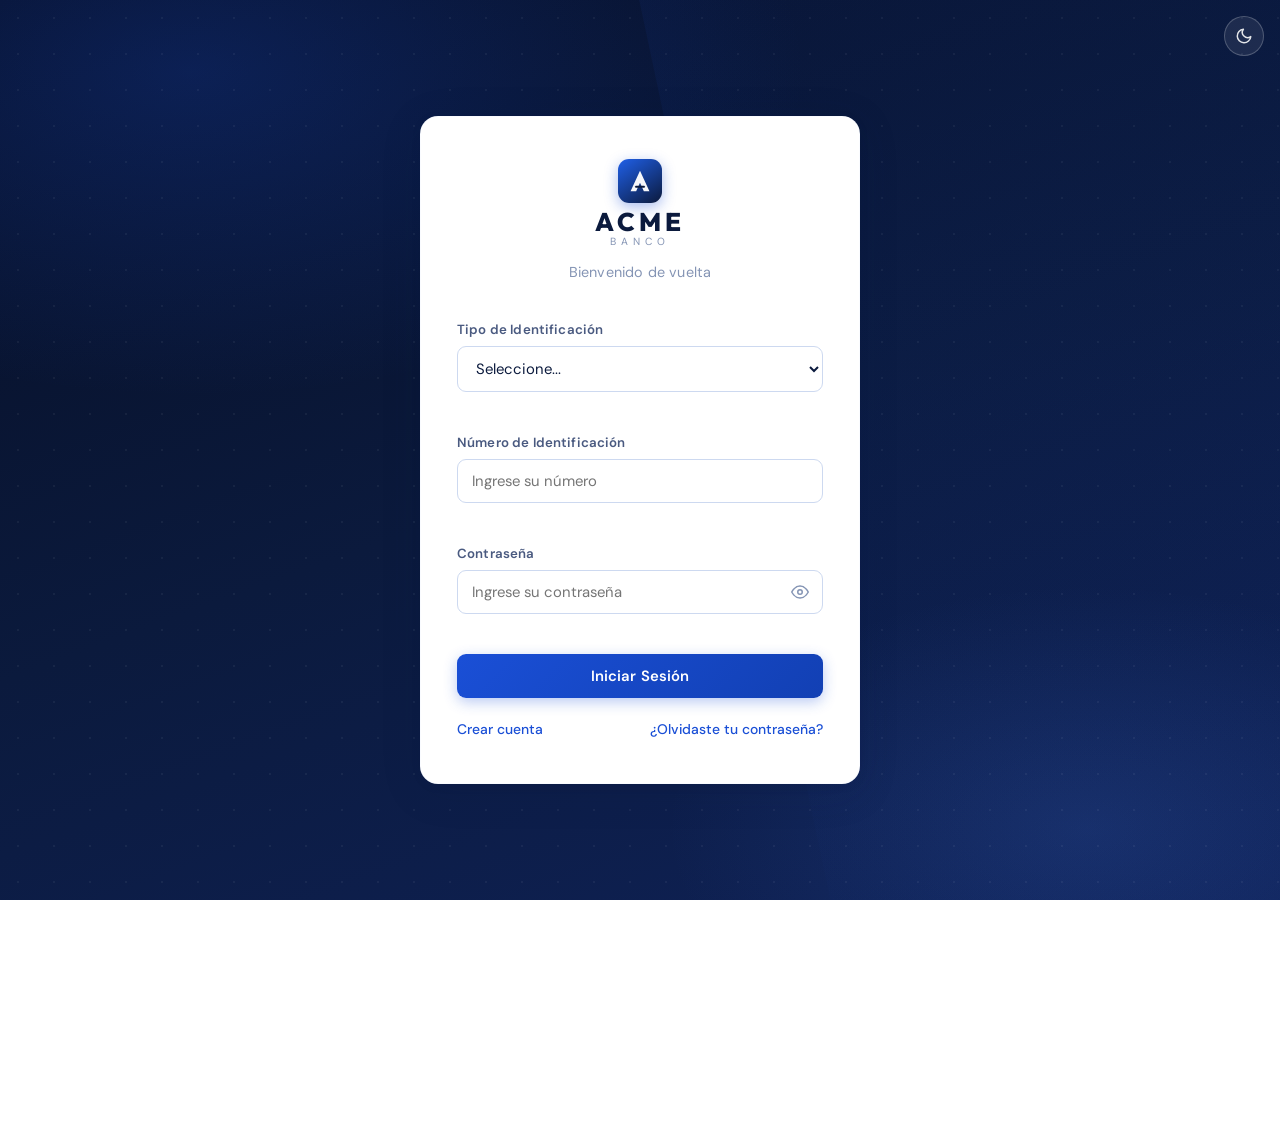
<file: index.html>
<!DOCTYPE html>
<html lang="es">
<head>
    <meta charset="UTF-8">
    <meta name="viewport" content="width=device-width, initial-scale=1.0">
    <title>Banco Acme - Inicio de Sesión</title>

    <!-- Aplicar el tema ANTES de que se muestre la página,
         para evitar que el usuario vaea un "parpadeo" de colores incorrectos -->
    <script>
        var temaGuardado = localStorage.getItem("acmebank_tema");
        if (temaGuardado === "dark") {
            document.documentElement.setAttribute("data-theme", "dark");
        }
    </script>
    <link href="https://fonts.googleapis.com/css2?family=Outfit:wght@300;400;500;600;700&family=DM+Sans:wght@400;500;600&display=swap" rel="stylesheet">
    <link rel="stylesheet" href="css/variables.css">
    <link rel="stylesheet" href="css/components.css">
    <link rel="stylesheet" href="css/auth.css">
    <link rel="stylesheet" href="css/responsive.css">
    <link rel="icon" href="resources/iconpage.png">
</head>
<body class="page-auth">

    <!-- Botón para cambiar entre modo claro y oscuro -->
    <button class="theme-toggle" id="btnTema" onclick="toggleTema()" title="Cambiar tema"></button>

    <!-- ==============================
         PÁGINA DE INICIO DE SESIÓN
    ============================== -->
    <div class="auth-container">
        <div class="auth-card">

            <!-- Logo y título -->
            <div class="auth-header">
                <div class="logo">
                    <div class="logo-icon"><svg viewBox="0 0 24 28" fill="none" xmlns="http://www.w3.org/2000/svg"><path d="M12 2L23 26H16.5L12 16L7.5 26H1L12 2Z" fill="white" opacity="0.96"/><rect x="6.5" y="19.5" width="11" height="2.5" rx="0.5" fill="#0b1a3d"/></svg></div>
                    <div class="logo-brand-block"><span class="logo-brand-main">ACME</span><span class="logo-brand-sub">BANCO</span></div>
                </div>
                <p class="auth-subtitle">Bienvenido de vuelta</p>
            </div>

            <!-- Formulario de login --->
            <div id="loginForm">
                <div class="form-group">
                    <label for="tipoId">Tipo de Identificación</label>
                    <select id="tipoId" required>
                        <option value="">Seleccione...</option>
                        <option value="CC">Cédula de Ciudadanía</option>
                        <option value="TI">Tarjeta de Identidad</option>
                        <option value="CE">Cédula de Extranjería</option>
                        <option value="PP">Pasaporte</option>
                    </select>
                    <span class="error-msg" id="errorTipoId"></span>
                </div>

                <div class="form-group">
                    <label for="numId">Número de Identificación</label>
                    <input type="text" id="numId" placeholder="Ingrese su número" required>
                    <span class="error-msg" id="errorNumId"></span>
                </div>

                <div class="form-group">
                    <label for="password">Contraseña</label>
                    <div class="password-wrapper">
                        <input type="password" id="password" placeholder="Ingrese su contraseña" required>
                        <!-- El botón del ojo, el ícono SVG lo pone utils.js al hacer clic -->
                        <button type="button" class="toggle-pass" onclick="togglePassword('password', this)" aria-label="Mostrar contraseña">
                            <svg xmlns="http://www.w3.org/2000/svg" width="18" height="18" viewBox="0 0 24 24"
                                fill="none" stroke="currentColor" stroke-width="2" stroke-linecap="round" stroke-linejoin="round">
                                <path d="M1 12s4-8 11-8 11 8 11 8-4 8-11 8-11-8-11-8z"/>
                                <circle cx="12" cy="12" r="3"/>
                            </svg>
                        </button>
                    </div>
                    <span class="error-msg" id="errorPassword"></span>
                </div>

                <button class="btn btn-primary" onclick="iniciarSesion()">Iniciar Sesión</button>

                <!-- Mensaje de error general (se muestra si el usuario no existe) -->
                <div id="mensajeError" class="alert alert-error" style="display:none;"></div>

                <div class="auth-links">
                    <a href="registro.html">Crear cuenta</a>
                    <a href="recuperar.html">¿Olvidaste tu contraseña?</a>
                </div>
            </div>

        </div>
    </div>

    <script src="js/utils.js"></script>
    <script src="js/auth.js"></script>
</body>
</html>
</file>
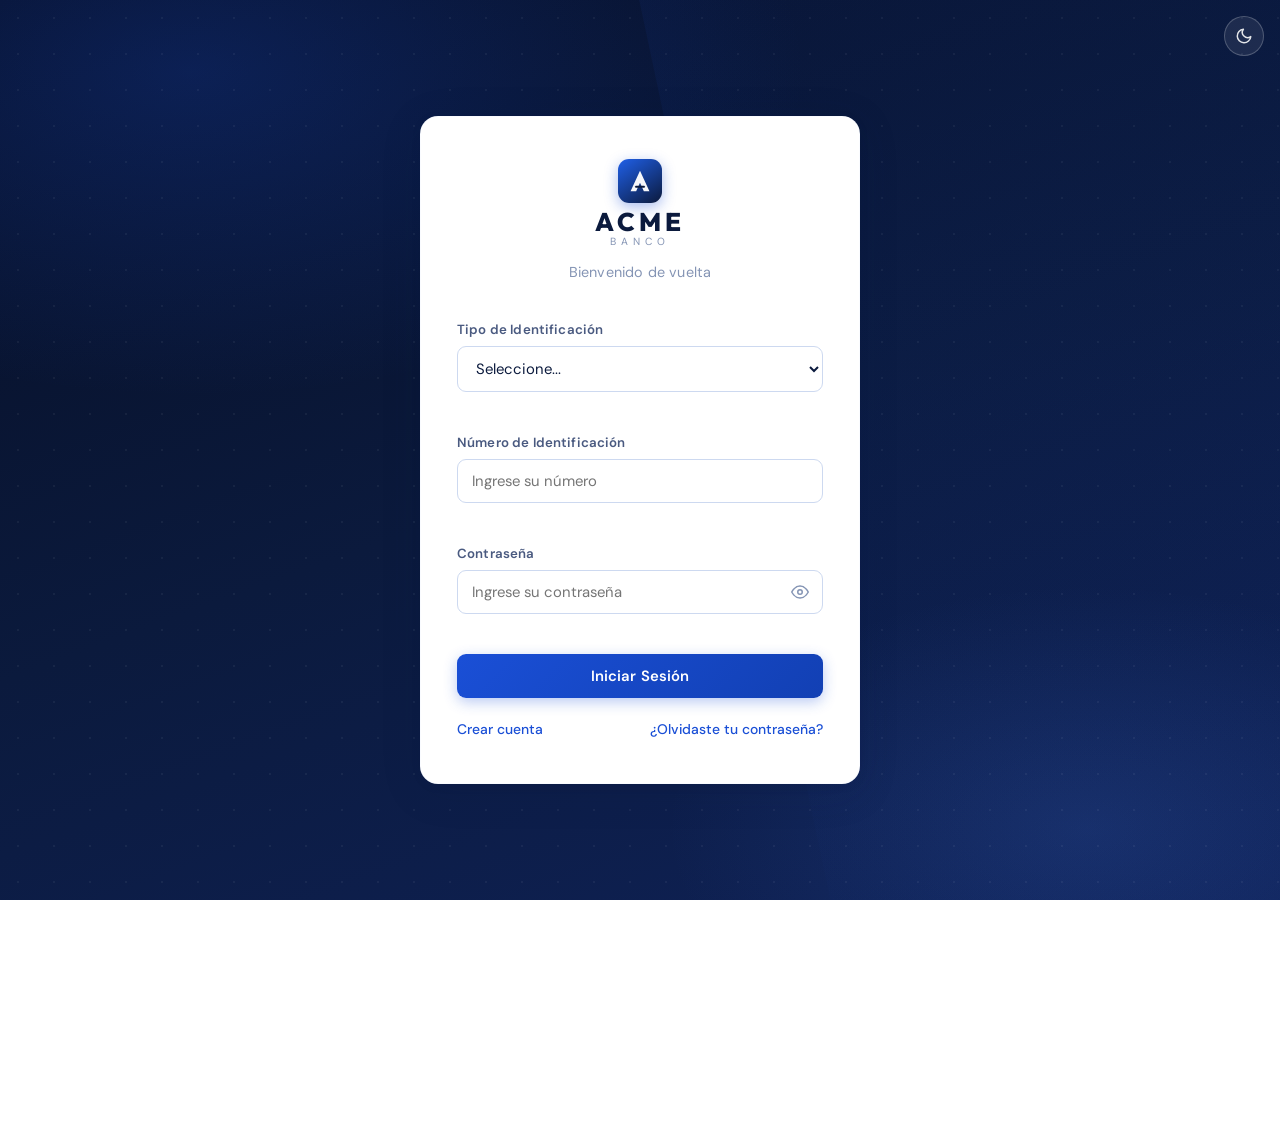
<file: dashboard.html>
<!DOCTYPE html>
<html lang="es">
<head>
    <meta charset="UTF-8">
    <meta name="viewport" content="width=device-width, initial-scale=1.0">
    <title>Banco Acme - Dashboard</title>

    <!-- Aplicar tema guardado antes de mostrar la página -->
    <script>
        var temaGuardado = localStorage.getItem("acmebank_tema");
        if (temaGuardado === "dark") {
            document.documentElement.setAttribute("data-theme", "dark");
        }
    </script>
    <link href="https://fonts.googleapis.com/css2?family=Outfit:wght@300;400;500;600;700&family=DM+Sans:wght@400;500;600&display=swap" rel="stylesheet">
    <link rel="stylesheet" href="css/variables.css">
    <link rel="stylesheet" href="css/components.css">
    <link rel="stylesheet" href="css/dashboard.css">
    <link rel="stylesheet" href="css/responsive.css">
    <link rel="icon" href="resources/iconpage.png">
</head>
<body class="page-dashboard">

    <!-- ==============================
         SIDEBAR (Menú lateral)
    ============================== -->
    <aside class="sidebar" id="sidebar">
        <div class="sidebar-header">
            <div class="logo">
                <div class="logo-icon logo-icon--sm"><svg viewBox="0 0 24 28" fill="none" xmlns="http://www.w3.org/2000/svg"><path d="M12 2L23 26H16.5L12 16L7.5 26H1L12 2Z" fill="white" opacity="0.96"/><rect x="6.5" y="19.5" width="11" height="2.5" rx="0.5" fill="#0b1a3d"/></svg></div>
                <span class="logo-text">Banco Acme</span>
            </div>
        </div>

        <nav class="sidebar-nav">
            <!-- Cada botón llama a navegarA() con el nombre de la sección -->

            <button class="nav-item active" onclick="navegarA('resumen')" id="nav-resumen">
                <span class="nav-icon">
                    <!-- Ícono casa -->
                    <svg xmlns="http://www.w3.org/2000/svg" width="18" height="18" viewBox="0 0 24 24"
                        fill="none" stroke="currentColor" stroke-width="2" stroke-linecap="round" stroke-linejoin="round">
                        <path d="M3 9l9-7 9 7v11a2 2 0 0 1-2 2H5a2 2 0 0 1-2-2z"/>
                        <polyline points="9 22 9 12 15 12 15 22"/>
                    </svg>
                </span>
                Resumen
            </button>

            <button class="nav-item" onclick="navegarA('transacciones')" id="nav-transacciones">
                <span class="nav-icon">
                    <!-- Ícono lista -->
                    <svg xmlns="http://www.w3.org/2000/svg" width="18" height="18" viewBox="0 0 24 24"
                        fill="none" stroke="currentColor" stroke-width="2" stroke-linecap="round" stroke-linejoin="round">
                        <line x1="8" y1="6" x2="21" y2="6"/>
                        <line x1="8" y1="12" x2="21" y2="12"/>
                        <line x1="8" y1="18" x2="21" y2="18"/>
                        <line x1="3" y1="6" x2="3.01" y2="6"/>
                        <line x1="3" y1="12" x2="3.01" y2="12"/>
                        <line x1="3" y1="18" x2="3.01" y2="18"/>
                    </svg>
                </span>
                Transacciones
            </button>

            <button class="nav-item" onclick="navegarA('consignacion')" id="nav-consignacion">
                <span class="nav-icon">
                    <!-- Ícono flecha hacia abajo (ingreso de dinero) -->
                    <svg xmlns="http://www.w3.org/2000/svg" width="18" height="18" viewBox="0 0 24 24"
                        fill="none" stroke="currentColor" stroke-width="2" stroke-linecap="round" stroke-linejoin="round">
                        <circle cx="12" cy="12" r="10"/>
                        <polyline points="8 12 12 16 16 12"/>
                        <line x1="12" y1="8" x2="12" y2="16"/>
                    </svg>
                </span>
                Consignación
            </button>

            <button class="nav-item" onclick="navegarA('retiro')" id="nav-retiro">
                <span class="nav-icon">
                    <!-- Ícono flecha hacia arriba (salida de dinero) -->
                    <svg xmlns="http://www.w3.org/2000/svg" width="18" height="18" viewBox="0 0 24 24"
                        fill="none" stroke="currentColor" stroke-width="2" stroke-linecap="round" stroke-linejoin="round">
                        <circle cx="12" cy="12" r="10"/>
                        <polyline points="16 12 12 8 8 12"/>
                        <line x1="12" y1="16" x2="12" y2="8"/>
                    </svg>
                </span>
                Retiro
            </button>

            <button class="nav-item" onclick="navegarA('servicios')" id="nav-servicios">
                <span class="nav-icon">
                    <!-- Ícono rayo (servicios públicos) -->
                    <svg xmlns="http://www.w3.org/2000/svg" width="18" height="18" viewBox="0 0 24 24"
                        fill="none" stroke="currentColor" stroke-width="2" stroke-linecap="round" stroke-linejoin="round">
                        <polygon points="13 2 3 14 12 14 11 22 21 10 12 10 13 2"/>
                    </svg>
                </span>
                Pago Servicios
            </button>

            <button class="nav-item" onclick="navegarA('certificado')" id="nav-certificado">
                <span class="nav-icon">
                    <!-- Ícono documento -->
                    <svg xmlns="http://www.w3.org/2000/svg" width="18" height="18" viewBox="0 0 24 24"
                        fill="none" stroke="currentColor" stroke-width="2" stroke-linecap="round" stroke-linejoin="round">
                        <path d="M14 2H6a2 2 0 0 0-2 2v16a2 2 0 0 0 2 2h12a2 2 0 0 0 2-2V8z"/>
                        <polyline points="14 2 14 8 20 8"/>
                        <line x1="16" y1="13" x2="8" y2="13"/>
                        <line x1="16" y1="17" x2="8" y2="17"/>
                        <polyline points="10 9 9 9 8 9"/>
                    </svg>
                </span>
                Certificado
            </button>

            <!-- Botón de cerrar sesión (rojo) -->
            <button class="nav-item nav-item--danger" onclick="cerrarSesion()">
                <span class="nav-icon">
                    <!-- Ícono salida -->
                    <svg xmlns="http://www.w3.org/2000/svg" width="18" height="18" viewBox="0 0 24 24"
                        fill="none" stroke="currentColor" stroke-width="2" stroke-linecap="round" stroke-linejoin="round">
                        <path d="M9 21H5a2 2 0 0 1-2-2V5a2 2 0 0 1 2-2h4"/>
                        <polyline points="16 17 21 12 16 7"/>
                        <line x1="21" y1="12" x2="9" y2="12"/>
                    </svg>
                </span>
                Cerrar Sesión
            </button>
        </nav>

        <!-- Pie del sidebar: nombre del usuario + exportar/importar JSON -->
        <div class="sidebar-footer">
            <p id="sidebarNombre"></p>

            <!-- Botones de import/export JSON -->
            <div class="sidebar-data-actions">
                <!-- Exportar: descarga un archivo JSON con todos los datos -->
                <button class="btn-data-action" onclick="exportarDatosJSON()" title="Exportar datos a JSON">
                    <svg xmlns="http://www.w3.org/2000/svg" width="13" height="13" viewBox="0 0 24 24"
                        fill="none" stroke="currentColor" stroke-width="2" stroke-linecap="round" stroke-linejoin="round">
                        <path d="M21 15v4a2 2 0 0 1-2 2H5a2 2 0 0 1-2-2v-4"/>
                        <polyline points="7 10 12 15 17 10"/>
                        <line x1="12" y1="15" x2="12" y2="3"/>
                    </svg>
                    Exportar
                </button>

                <!-- Importar: abre el selector de archivo al hacer clic en el label -->
                <label class="btn-data-action" for="inputImportarJSON" title="Importar datos desde JSON">
                    <svg xmlns="http://www.w3.org/2000/svg" width="13" height="13" viewBox="0 0 24 24"
                        fill="none" stroke="currentColor" stroke-width="2" stroke-linecap="round" stroke-linejoin="round">
                        <path d="M21 15v4a2 2 0 0 1-2 2H5a2 2 0 0 1-2-2v-4"/>
                        <polyline points="17 8 12 3 7 8"/>
                        <line x1="12" y1="3" x2="12" y2="15"/>
                    </svg>
                    Importar
                </label>
                <!-- Input de archivo oculto, se activa con el label de arriba -->
                <input type="file" id="inputImportarJSON" accept=".json"
                    style="display:none;" onchange="manejarImportacion(this)">
            </div>
        </div>
    </aside>

    <!-- Botón hamburguesa para abrir el menú en móvil -->
    <button class="menu-toggle" id="menuToggle" onclick="toggleSidebar()">
        <svg xmlns="http://www.w3.org/2000/svg" width="20" height="20" viewBox="0 0 24 24"
            fill="none" stroke="currentColor" stroke-width="2" stroke-linecap="round" stroke-linejoin="round">
            <line x1="3" y1="12" x2="21" y2="12"/>
            <line x1="3" y1="6" x2="21" y2="6"/>
            <line x1="3" y1="18" x2="21" y2="18"/>
        </svg>
    </button>

    <!-- ==============================
         CONTENIDO PRINCIPAL
    ============================== -->
    <main class="main-content" id="mainContent">

        <!-- Header: título de la sección + fecha + botón de tema -->
        <header class="dash-header">
            <div class="dash-header-left">
                <h1 id="tituloPagina">Resumen de Cuenta</h1>
                <p class="dash-fecha" id="fechaActual"></p>
            </div>
            <!-- Botón de tema en el dashboard (versión oscura para fondo claro) -->
            <button class="theme-toggle theme-toggle--dash" id="btnTema" onclick="toggleTema()" title="Cambiar tema"></button>
        </header>

        <!-- ===== SECCIÓN: RESUMEN ===== -->
        <section class="seccion" id="seccion-resumen">

            <!-- Tarjeta de cuenta estilo ACME BANCO ------->
            <div class="cuenta-card">
                <div class="cuenta-card__bg-lines"></div>
                <div class="cuenta-card__header">
                    <div class="cuenta-bank-logo">
                        <div class="logo-icon logo-icon--sm"><svg viewBox="0 0 24 28" fill="none" xmlns="http://www.w3.org/2000/svg"><path d="M12 2L23 26H16.5L12 16L7.5 26H1L12 2Z" fill="white" opacity="0.96"/><rect x="6.5" y="19.5" width="11" height="2.5" rx="0.5" fill="#0b1a3d"/></svg></div>
                        <div class="cuenta-bank-name-block"><span class="cuenta-bank-name">ACME</span><span class="cuenta-bank-sub">BANCO</span></div>
                    </div>
                    <span class="cuenta-estado">
                        <span class="estado-dot"></span> Activa
                    </span>
                </div>

                <div class="cuenta-card__body">
                    <!-- Chip EMV dorado (decorativo) -->
                    <div class="cuenta-chip"></div>
                    <p class="cuenta-numero" id="dashNumeroCuenta"></p>
                    <p class="cuenta-saldo-label">Saldo disponible</p>
                    <p class="cuenta-saldo" id="dashSaldo"></p>
                </div>

                <div class="cuenta-card__footer">
                    <div class="cuenta-footer-item">
                        <p class="cuenta-footer-label">Titular</p>
                        <p><strong id="dashTitular"></strong></p>
                    </div>
                    <div class="cuenta-footer-item">
                        <p class="cuenta-footer-label">Apertura</p>
                        <p><span id="dashFechaCreacion"></span></p>
                    </div>
                    <span class="cuenta-badge">Ahorros</span>
                </div>
            </div>

        </section>

        <!-- ===== SECCIÓN: TRANSACCIONES ===== -->
        <section class="seccion" id="seccion-transacciones" style="display:none;">
            <div class="seccion-header">
                <h2>Últimas 10 Transacciones</h2>
                <button class="btn btn-outline" onclick="imprimirSeccion('seccion-transacciones')">
                    <svg xmlns="http://www.w3.org/2000/svg" width="15" height="15" viewBox="0 0 24 24"
                        fill="none" stroke="currentColor" stroke-width="2" stroke-linecap="round" stroke-linejoin="round">
                        <polyline points="6 9 6 2 18 2 18 9"/>
                        <path d="M6 18H4a2 2 0 0 1-2-2v-5a2 2 0 0 1 2-2h16a2 2 0 0 1 2 2v5a2 2 0 0 1-2 2h-2"/>
                        <rect x="6" y="14" width="12" height="8"/>
                    </svg>
                    Imprimir
                </button>
            </div>
            <div class="tabla-container">
                <table class="tabla">
                    <thead>
                        <tr>
                            <th>Fecha</th>
                            <th>Referencia</th>
                            <th>Tipo</th>
                            <th>Concepto</th>
                            <th>Valor</th>
                        </tr>
                    </thead>
                    <tbody id="tablaTransacciones">
                        <!-- Se llena dinámicamente con JavaScript -->
                    </tbody>
                </table>
                <p id="sinTransacciones" class="info-text" style="display:none;">
                    No hay transacciones registradas.
                </p>
            </div>
        </section>

        <!-- ===== SECCIÓN: CONSIGNACIÓN ===== -->
        <section class="seccion" id="seccion-consignacion" style="display:none;">
            <div class="form-operacion">
                <div class="info-cuenta">
                    <p><strong>Cuenta:</strong> <span id="consigCuenta"></span></p>
                    <p><strong>Titular:</strong> <span id="consigTitular"></span></p>
                </div>
                <div class="form-group">
                    <label for="montoConsignacion">Monto a consignar ($)</label>
                    <input type="number" id="montoConsignacion" placeholder="Ingrese el monto" min="1">
                    <span class="error-msg" id="errConsignacion"></span>
                </div>
                <button class="btn btn-primary" onclick="realizarConsignacion()">Consignar</button>
            </div>

            <!-- Resumen de la transacción (aparece después de consignar) -->
            <div id="resumenConsignacion" class="resumen-transaccion" style="display:none;">
                <div id="resumenConsignacionContent"></div>
                <button class="btn btn-outline" onclick="imprimirSeccion('resumenConsignacion')">
                    <svg xmlns="http://www.w3.org/2000/svg" width="15" height="15" viewBox="0 0 24 24"
                        fill="none" stroke="currentColor" stroke-width="2" stroke-linecap="round" stroke-linejoin="round">
                        <polyline points="6 9 6 2 18 2 18 9"/>
                        <path d="M6 18H4a2 2 0 0 1-2-2v-5a2 2 0 0 1 2-2h16a2 2 0 0 1 2 2v5a2 2 0 0 1-2 2h-2"/>
                        <rect x="6" y="14" width="12" height="8"/>
                    </svg>
                    Imprimir
                </button>
            </div>
        </section>

        <!-- ===== SECCIÓN: RETIRO ===== -->
        <section class="seccion" id="seccion-retiro" style="display:none;">
            <div class="form-operacion">
                <div class="info-cuenta">
                    <p><strong>Cuenta:</strong> <span id="retiroCuenta"></span></p>
                    <p><strong>Titular:</strong> <span id="retiroTitular"></span></p>
                    <p><strong>Saldo disponible:</strong> <span id="retiroSaldo"></span></p>
                </div>
                <div class="form-group">
                    <label for="montoRetiro">Monto a retirar ($)</label>
                    <input type="number" id="montoRetiro" placeholder="Ingrese el monto" min="1">
                    <span class="error-msg" id="errRetiro"></span>
                </div>
                <button class="btn btn-primary" onclick="realizarRetiro()">Retirar</button>
            </div>

            <div id="resumenRetiro" class="resumen-transaccion" style="display:none;">
                <div id="resumenRetiroContent"></div>
                <button class="btn btn-outline" onclick="imprimirSeccion('resumenRetiro')">
                    <svg xmlns="http://www.w3.org/2000/svg" width="15" height="15" viewBox="0 0 24 24"
                        fill="none" stroke="currentColor" stroke-width="2" stroke-linecap="round" stroke-linejoin="round">
                        <polyline points="6 9 6 2 18 2 18 9"/>
                        <path d="M6 18H4a2 2 0 0 1-2-2v-5a2 2 0 0 1 2-2h16a2 2 0 0 1 2 2v5a2 2 0 0 1-2 2h-2"/>
                        <rect x="6" y="14" width="12" height="8"/>
                    </svg>
                    Imprimir
                </button>
            </div>
        </section>

        <!-- ===== SECCIÓN: PAGO DE SERVICIOS ===== -->
        <section class="seccion" id="seccion-servicios" style="display:none;">
            <div class="form-operacion">
                <div class="info-cuenta">
                    <p><strong>Cuenta:</strong> <span id="servicioCuenta"></span></p>
                    <p><strong>Titular:</strong> <span id="servicioTitular"></span></p>
                    <p><strong>Saldo disponible:</strong> <span id="servicioSaldo"></span></p>
                </div>
                <div class="form-group">
                    <label for="tipoServicio">Servicio Público</label>
                    <select id="tipoServicio">
                        <option value="">Seleccione...</option>
                        <option value="Energía">Energía</option>
                        <option value="Agua">Agua</option>
                        <option value="Gas natural">Gas natural</option>
                        <option value="Internet">Internet</option>
                    </select>
                    <span class="error-msg" id="errTipoServicio"></span>
                </div>
                <div class="form-group">
                    <label for="referenciaServicio">Referencia de pago</label>
                    <input type="text" id="referenciaServicio" placeholder="Número de referencia">
                    <span class="error-msg" id="errReferenciaServicio"></span>
                </div>
                <div class="form-group">
                    <label for="montoServicio">Valor a pagar ($)</label>
                    <input type="number" id="montoServicio" placeholder="Ingrese el valor" min="1">
                    <span class="error-msg" id="errMontoServicio"></span>
                </div>
                <button class="btn btn-primary" onclick="pagarServicio()">Pagar Servicio</button>
            </div>

            <div id="resumenServicio" class="resumen-transaccion" style="display:none;">
                <div id="resumenServicioContent"></div>
                <button class="btn btn-outline" onclick="imprimirSeccion('resumenServicio')">
                    <svg xmlns="http://www.w3.org/2000/svg" width="15" height="15" viewBox="0 0 24 24"
                        fill="none" stroke="currentColor" stroke-width="2" stroke-linecap="round" stroke-linejoin="round">
                        <polyline points="6 9 6 2 18 2 18 9"/>
                        <path d="M6 18H4a2 2 0 0 1-2-2v-5a2 2 0 0 1 2-2h16a2 2 0 0 1 2 2v5a2 2 0 0 1-2 2h-2"/>
                        <rect x="6" y="14" width="12" height="8"/>
                    </svg>
                    Imprimir
                </button>
            </div>
        </section>

        <!-- ===== SECCIÓN: CERTIFICADO BANCARIO ===== -->
        <section class="seccion" id="seccion-certificado" style="display:none;">

            <!-- Wrapper que agrupa el certificado y los botones de acción -->
            <div class="certificado-wrapper">

                <!-- Botones: volver + imprimir -->
                <div class="certificado-actions">
                    <!-- Botón de volver al resumen -->
                    <button class="btn btn-volver" onclick="navegarA('resumen')">
                        <svg xmlns="http://www.w3.org/2000/svg" width="16" height="16" viewBox="0 0 24 24"
                            fill="none" stroke="currentColor" stroke-width="2" stroke-linecap="round" stroke-linejoin="round">
                            <line x1="19" y1="12" x2="5" y2="12"/>
                            <polyline points="12 19 5 12 12 5"/>
                        </svg>
                        Volver
                    </button>

                    <!-- Botón de imprimir el certificado -->
                    <button class="btn btn-outline" onclick="imprimirSeccion('certificadoContenido')">
                        <svg xmlns="http://www.w3.org/2000/svg" width="15" height="15" viewBox="0 0 24 24"
                            fill="none" stroke="currentColor" stroke-width="2" stroke-linecap="round" stroke-linejoin="round">
                            <polyline points="6 9 6 2 18 2 18 9"/>
                            <path d="M6 18H4a2 2 0 0 1-2-2v-5a2 2 0 0 1 2-2h16a2 2 0 0 1 2 2v5a2 2 0 0 1-2 2h-2"/>
                            <rect x="6" y="14" width="12" height="8"/>
                        </svg>
                        Imprimir Certificado
                    </button>
                </div>

                <!-- El certificado en sí -->
                <div class="certificado" id="certificadoContenido">
                    <div class="certificado__header">
                        <div class="logo">
                            <div class="logo-icon"><svg viewBox="0 0 24 28" fill="none" xmlns="http://www.w3.org/2000/svg"><path d="M12 2L23 26H16.5L12 16L7.5 26H1L12 2Z" fill="white" opacity="0.96"/><rect x="6.5" y="19.5" width="11" height="2.5" rx="0.5" fill="#0b1a3d"/></svg></div>
                            <span class="logo-text">Banco Acme S.A.</span>
                        </div>
                        <p>NIT: 900.123.456-7</p>
                    </div>
                    <div class="certificado__body">
                        <h2>CERTIFICADO BANCARIO</h2>
                        <p class="certificado__fecha" id="certFechaExpedicion"></p>
                        <div class="certificado__texto">
                            <p>El <strong>BANCO ACME S.A.</strong>, entidad vigilada por la Superintendencia Financiera de Colombia, certifica que:</p>
                            <p class="certificado__titular" id="certTitular"></p>
                            <p>Identificado(a) con <strong id="certTipoId"></strong> número <strong id="certNumId"></strong>, es titular de la siguiente cuenta:</p>
                            <table class="certificado__tabla">
                                <tr>
                                    <td><strong>Tipo de cuenta:</strong></td>
                                    <td>Cuenta de Ahorros</td>
                                </tr>
                                <tr>
                                    <td><strong>Número de cuenta:</strong></td>
                                    <td id="certNumeroCuenta"></td>
                                </tr>
                                <tr>
                                    <td><strong>Estado:</strong></td>
                                    <td>Activa</td>
                                </tr>
                                <tr>
                                    <td><strong>Fecha de apertura:</strong></td>
                                    <td id="certFechaApertura"></td>
                                </tr>
                            </table>
                            <p>El presente certificado se expide a solicitud del interesado.</p>
                        </div>
                    </div>
                    <div class="certificado__footer">
                        <div class="certificado__firma">
                            <div class="firma-linea"></div>
                            <p><strong>Banco Acme S.A.</strong></p>
                            <p>Departamento de Servicio al Cliente</p>
                        </div>
                    </div>
                </div>

            </div>
        </section>

    </main>

    <script src="js/utils.js"></script>
    <script src="js/dashboard.js"></script>
</body>
</html>
</file>
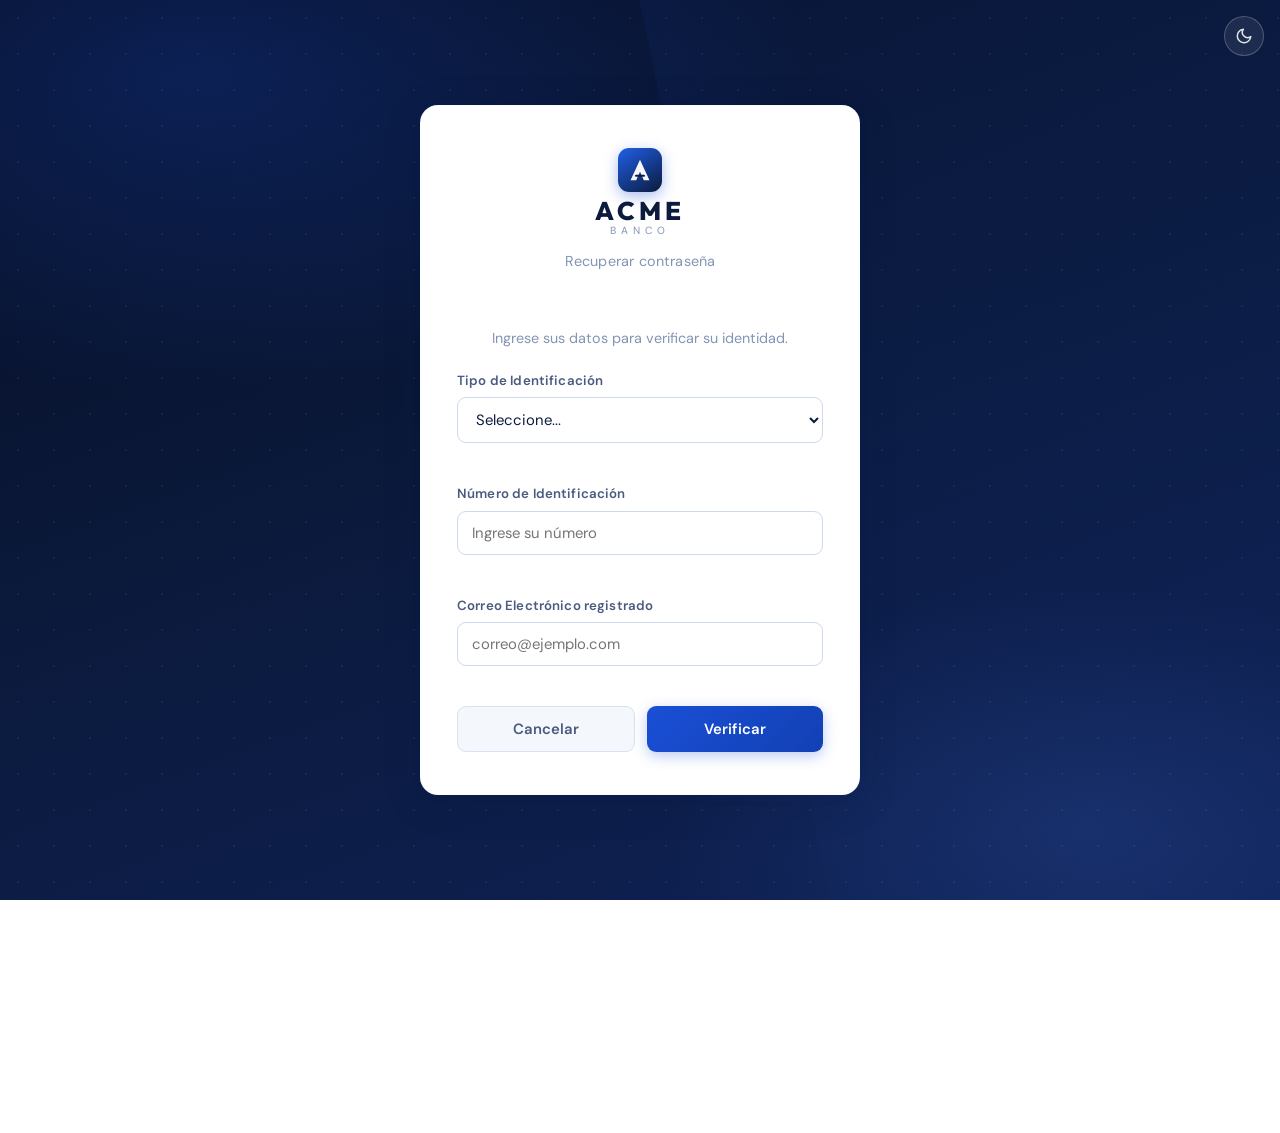
<file: recuperar.html>
<!DOCTYPE html>
<html lang="es">
<head>
    <meta charset="UTF-8">
    <meta name="viewport" content="width=device-width, initial-scale=1.0">
    <title>Banco Acme - Recuperar Contraseña</title>

    <!-- Aplicar tema guardado antes de mostrar la página -->
    <script>
        var temaGuardado = localStorage.getItem("acmebank_tema");
        if (temaGuardado === "dark") {
            document.documentElement.setAttribute("data-theme", "dark");
        }
    </script>
    <link href="https://fonts.googleapis.com/css2?family=Outfit:wght@300;400;500;600;700&family=DM+Sans:wght@400;500;600&display=swap" rel="stylesheet">
    <link rel="stylesheet" href="css/variables.css">
    <link rel="stylesheet" href="css/components.css">
    <link rel="stylesheet" href="css/auth.css">
    <link rel="stylesheet" href="css/responsive.css">
    <link rel="icon" href="resources/iconpage.png">
</head>
<body class="page-auth">
    <!-- Botón para cambiar entre modo claro y oscuro -->
    <button class="theme-toggle" id="btnTema" onclick="toggleTema()" title="Cambiar tema"></button>

    <div class="auth-container">
        <div class="auth-card">

            <div class="auth-header">
                <div class="logo">
                    <div class="logo-icon"><svg viewBox="0 0 24 28" fill="none" xmlns="http://www.w3.org/2000/svg"><path d="M12 2L23 26H16.5L12 16L7.5 26H1L12 2Z" fill="white" opacity="0.96"/><rect x="6.5" y="19.5" width="11" height="2.5" rx="0.5" fill="#0b1a3d"/></svg></div>
                    <div class="logo-brand-block"><span class="logo-brand-main">ACME</span><span class="logo-brand-sub">BANCO</span></div>
                </div>
                <p class="auth-subtitle">Recuperar contraseña</p>
            </div>

            <!-- Formulario -->
            <div id="formVerificar">
                <p class="info-text" >
                    Ingrese sus datos para verificar su identidad.
                </p>

                <div class="form-group">
                    <label for="recTipoId">Tipo de Identificación</label>
                    <select id="recTipoId" required>
                        <option value="">Seleccione...</option>
                        <option value="CC">Cédula de Ciudadanía</option>
                        <option value="TI">Tarjeta de Identidad</option>
                        <option value="CE">Cédula de Extranjería</option>
                        <option value="PP">Pasaporte</option>
                    </select>
                    <span class="error-msg" id="errRecTipoId"></span>
                </div>

                <div class="form-group">
                    <label for="recNumId">Número de Identificación</label>
                    <input type="text" id="recNumId" placeholder="Ingrese su número">
                    <span class="error-msg" id="errRecNumId"></span>
                </div>

                <div class="form-group">
                    <label for="recEmail">Correo Electrónico registrado</label>
                    <input type="email" id="recEmail" placeholder="correo@ejemplo.com">
                    <span class="error-msg" id="errRecEmail"></span>
                </div>

                <div class="btn-group">
                    <button class="btn btn-secondary" onclick="window.location.href='index.html'">Cancelar</button>
                    <button class="btn btn-primary" onclick="verificarIdentidad()">Verificar</button>
                </div>

                <div id="mensajeVerificar" class="alert alert-error" style="display:none;"></div>
            </div>

            <!--- Nueva contraseña  -->
            <div id="formNuevaPass" style="display:none;">
                <p class="info-text" style="text-align:left; padding: 0 0 20px 0; color: var(--verde);">
                    Identidad verificada. Ingrese su nueva contraseña.
                </p>

                <div class="form-group">
                    <label for="nuevaPass">Nueva Contraseña</label>
                    <div class="password-wrapper">
                        <input type="password" id="nuevaPass" placeholder="Mínimo 8 caracteres">
                        <button type="button" class="toggle-pass" onclick="togglePassword('nuevaPass', this)" aria-label="Mostrar contraseña">
                            <svg xmlns="http://www.w3.org/2000/svg" width="18" height="18" viewBox="0 0 24 24"
                                fill="none" stroke="currentColor" stroke-width="2" stroke-linecap="round" stroke-linejoin="round">
                                <path d="M1 12s4-8 11-8 11 8 11 8-4 8-11 8-11-8-11-8z"/>
                                <circle cx="12" cy="12" r="3"/>
                            </svg>
                        </button>
                    </div>
                    <span class="error-msg" id="errNuevaPass"></span>
                </div>

                <div class="form-group">
                    <label for="confirmarNuevaPass">Confirmar Contraseña</label>
                    <div class="password-wrapper">
                        <input type="password" id="confirmarNuevaPass" placeholder="Repita la contraseña">
                        <button type="button" class="toggle-pass" onclick="togglePassword('confirmarNuevaPass', this)" aria-label="Mostrar contraseña">
                            <svg xmlns="http://www.w3.org/2000/svg" width="18" height="18" viewBox="0 0 24 24"
                                fill="none" stroke="currentColor" stroke-width="2" stroke-linecap="round" stroke-linejoin="round">
                                <path d="M1 12s4-8 11-8 11 8 11 8-4 8-11 8-11-8-11-8z"/>
                                <circle cx="12" cy="12" r="3"/>
                            </svg>
                        </button>
                    </div>
                    <span class="error-msg" id="errConfirmarNuevaPass"></span>
                </div>

                <button class="btn btn-primary" onclick="cambiarContrasena()">Cambiar Contraseña</button>

                <div id="mensajeCambio" class="alert" style="display:none;"></div>
            </div>

        </div>
    </div>

    <script src="js/utils.js"></script>
    <script src="js/recuperar.js"></script>
</body>
</html>
</file>
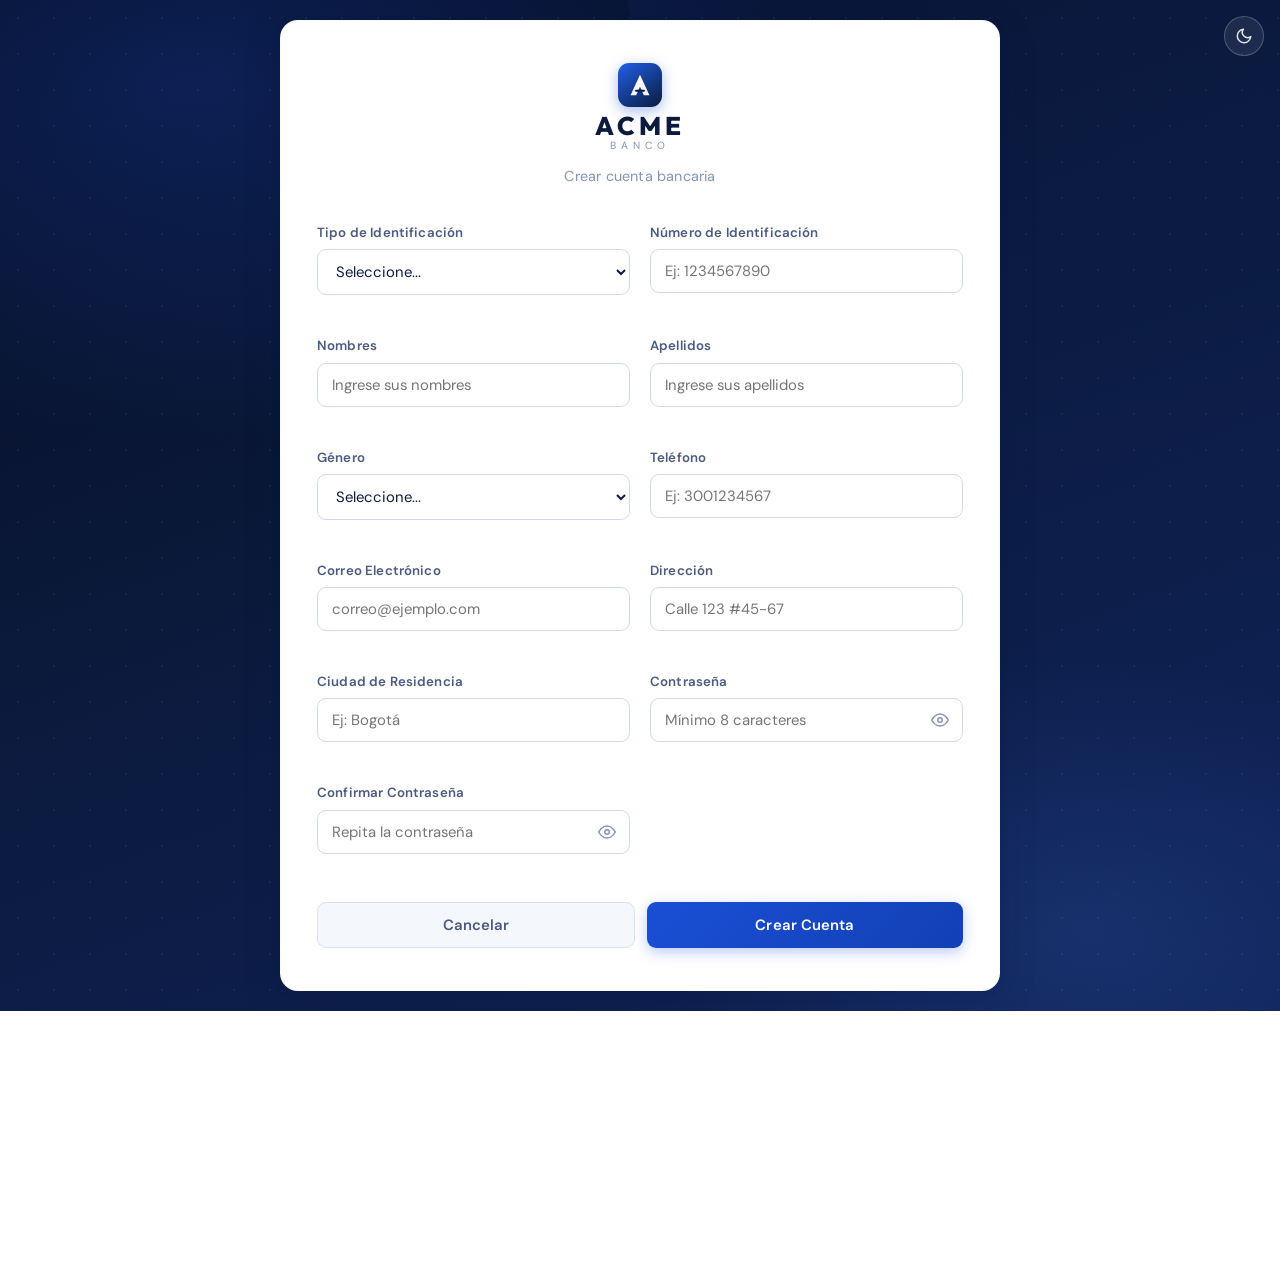
<file: registro.html>
<!DOCTYPE html>
<html lang="es">
<head>
    <meta charset="UTF-8">
    <meta name="viewport" content="width=device-width, initial-scale=1.0">
    <title>Banco Acme - Registro</title>

    <!--- Aplicar tema guardado antes de mostrar la página -->
    <script>
        var temaGuardado = localStorage.getItem("acmebank_tema");
        if (temaGuardado === "dark") {
            document.documentElement.setAttribute("data-theme", "dark");
        }
    </script>
    <link href="https://fonts.googleapis.com/css2?family=Outfit:wght@300;400;500;600;700&family=DM+Sans:wght@400;500;600&display=swap" rel="stylesheet">
    <link rel="stylesheet" href="css/variables.css">
    <link rel="stylesheet" href="css/components.css">
    <link rel="stylesheet" href="css/auth.css">
    <link rel="stylesheet" href="css/responsive.css">
    <link rel="icon" href="resources/iconpage.png">
</head>
<body class="page-auth">

    <!-- Botón para cambiar entre modo claro y oscuro -->
    <button class="theme-toggle" id="btnTema" onclick="toggleTema()" title="Cambiar tema"></button>

    <div class="auth-container">
        <div class="auth-card auth-card--wide">

            <div class="auth-header">
                <div class="logo">
                    <div class="logo-icon"><svg viewBox="0 0 24 28" fill="none" xmlns="http://www.w3.org/2000/svg"><path d="M12 2L23 26H16.5L12 16L7.5 26H1L12 2Z" fill="white" opacity="0.96"/><rect x="6.5" y="19.5" width="11" height="2.5" rx="0.5" fill="#0b1a3d"/></svg></div>
                    <div class="logo-brand-block"><span class="logo-brand-main">ACME</span><span class="logo-brand-sub">BANCO</span></div>
                </div>
                <p class="auth-subtitle">Crear cuenta bancaria</p>
            </div>

            <!-- Formulario de registro -->
            <div id="registroForm">
                <div class="form-grid">

                    <div class="form-group">
                        <label for="regTipoId">Tipo de Identificación</label>
                        <select id="regTipoId" required>
                            <option value="">Seleccione...</option>
                            <option value="CC">Cédula de Ciudadanía</option>
                            <option value="TI">Tarjeta de Identidad</option>
                            <option value="CE">Cédula de Extranjería</option>
                            <option value="PP">Pasaporte</option>
                        </select>
                        <span class="error-msg" id="errRegTipoId"></span>
                    </div>

                    <div class="form-group">
                        <label for="regNumId">Número de Identificación</label>
                        <input type="text" id="regNumId" placeholder="Ej: 1234567890">
                        <span class="error-msg" id="errRegNumId"></span>
                    </div>

                    <div class="form-group">
                        <label for="regNombres">Nombres</label>
                        <input type="text" id="regNombres" placeholder="Ingrese sus nombres">
                        <span class="error-msg" id="errRegNombres"></span>
                    </div>

                    <div class="form-group">
                        <label for="regApellidos">Apellidos</label>
                        <input type="text" id="regApellidos" placeholder="Ingrese sus apellidos">
                        <span class="error-msg" id="errRegApellidos"></span>
                    </div>

                    <div class="form-group">
                        <label for="regGenero">Género</label>
                        <select id="regGenero">
                            <option value="">Seleccione...</option>
                            <option value="M">Masculino</option>
                            <option value="F">Femenino</option>
                            <option value="O">Otro</option>
                        </select>
                        <span class="error-msg" id="errRegGenero"></span>
                    </div>

                    <div class="form-group">
                        <label for="regTelefono">Teléfono</label>
                        <input type="tel" id="regTelefono" placeholder="Ej: 3001234567">
                        <span class="error-msg" id="errRegTelefono"></span>
                    </div>

                    <div class="form-group">
                        <label for="regEmail">Correo Electrónico</label>
                        <input type="email" id="regEmail" placeholder="correo@ejemplo.com">
                        <span class="error-msg" id="errRegEmail"></span>
                    </div>

                    <div class="form-group">
                        <label for="regDireccion">Dirección</label>
                        <input type="text" id="regDireccion" placeholder="Calle 123 #45-67">
                        <span class="error-msg" id="errRegDireccion"></span>
                    </div>

                    <div class="form-group">
                        <label for="regCiudad">Ciudad de Residencia</label>
                        <input type="text" id="regCiudad" placeholder="Ej: Bogotá">
                        <span class="error-msg" id="errRegCiudad"></span>
                    </div>

                    <div class="form-group">
                        <label for="regPassword">Contraseña</label>
                        <div class="password-wrapper">
                            <input type="password" id="regPassword" placeholder="Mínimo 8 caracteres">
                            <button type="button" class="toggle-pass" onclick="togglePassword('regPassword', this)" aria-label="Mostrar contraseña">
                                <svg xmlns="http://www.w3.org/2000/svg" width="18" height="18" viewBox="0 0 24 24"
                                    fill="none" stroke="currentColor" stroke-width="2" stroke-linecap="round" stroke-linejoin="round">
                                    <path d="M1 12s4-8 11-8 11 8 11 8-4 8-11 8-11-8-11-8z"/>
                                    <circle cx="12" cy="12" r="3"/>
                                </svg>
                            </button>
                        </div>
                        <span class="error-msg" id="errRegPassword"></span>
                    </div>

                    <div class="form-group">
                        <label for="regPasswordConfirm">Confirmar Contraseña</label>
                        <div class="password-wrapper">
                            <input type="password" id="regPasswordConfirm" placeholder="Repita la contraseña">
                            <button type="button" class="toggle-pass" onclick="togglePassword('regPasswordConfirm', this)" aria-label="Mostrar contraseña">
                                <svg xmlns="http://www.w3.org/2000/svg" width="18" height="18" viewBox="0 0 24 24"
                                    fill="none" stroke="currentColor" stroke-width="2" stroke-linecap="round" stroke-linejoin="round">
                                    <path d="M1 12s4-8 11-8 11 8 11 8-4 8-11 8-11-8-11-8z"/>
                                    <circle cx="12" cy="12" r="3"/>
                                </svg>
                            </button>
                        </div>
                        <span class="error-msg" id="errRegPasswordConfirm"></span>
                    </div>

                </div>

                <div class="btn-group">
                    <button class="btn btn-secondary" onclick="window.location.href='index.html'">Cancelar</button>
                    <button class="btn btn-primary" onclick="registrarUsuario()">Crear Cuenta</button>
                </div>

                <div id="mensajeRegistro" class="alert" style="display:none;"></div>
            </div>

            <!-- Resumen de registro exitoso (oculto hasta que se cree la cuenta) -->
            <div id="resumenRegistro" style="display:none;">
                <div class="resumen-card">
                    <!-- Ícono de check en verde -->
                    <div class="resumen-icon">
                        <svg xmlns="http://www.w3.org/2000/svg" width="32" height="32" viewBox="0 0 24 24"
                            fill="none" stroke="currentColor" stroke-width="2.5" stroke-linecap="round" stroke-linejoin="round">
                            <polyline points="20 6 9 17 4 12"/>
                        </svg>
                    </div>
                    <h2>Cuenta creada exitosamente</h2>
                    <div class="resumen-datos">
                        <p><strong>Número de cuenta:</strong> <span id="resNumeroCuenta"></span></p>
                        <p><strong>Titular:</strong> <span id="resTitular"></span></p>
                        <p><strong>Tipo ID:</strong> <span id="resTipoId"></span></p>
                        <p><strong>Número ID:</strong> <span id="resNumId"></span></p>
                        <p><strong>Fecha de creación:</strong> <span id="resFechaCreacion"></span></p>
                    </div>
                    <a href="index.html" class="btn btn-primary">Ir a Iniciar Sesión</a>
                </div>
            </div>

        </div>
    </div>

    <script src="js/utils.js"></script>
    <script src="js/registro.js"></script>
</body>
</html>
</file>
<file: css/variables.css>
/* ==============================
   VARIABLES CSS — ACME BANCO
   ============================== */
:root {
    --azul-primario: #1a4fd6;
    --azul-hover:    #1440b8;
    --azul-claro:    #4a7fe8;
    --navy-deep:     #0b1a3d;
    --verde:         #16a34a;
    --rojo:          #dc2626;

    --bg-body:       #f0f4fa;
    --bg-surface:    #ffffff;
    --bg-surface-2:  #f4f7fc;
    --bg-input:      #ffffff;
    --bg-hover:      #eef2fb;
    --bg-active:     #dde8ff;
    --bg-active-text:#1a4fd6;

    --text-primary:  #0b1a3d;
    --text-secondary:#1e3260;
    --text-muted:    #8494b4;
    --text-label:    #4a5a80;

    --border-color:  #d8e2f4;
    --border-input:  #cdd9f0;
    --border-focus:  rgba(26, 79, 214, 0.18);

    --rojo-suave:    #fef2f2;
    --verde-suave:   #f0fdf4;
    --azul-suave:    #dde8ff;

    --sombra:        0 1px 4px rgba(11,26,61,0.07), 0 4px 16px rgba(11,26,61,0.05);
    --sombra-lg:     0 8px 40px rgba(11,26,61,0.14), 0 2px 10px rgba(11,26,61,0.08);
    --sombra-card:   0 24px 64px rgba(11,26,61,0.36), 0 4px 20px rgba(26,79,214,0.18);

    --radio:         14px;
    --radio-sm:      9px;
    --transicion:    0.2s ease;
}

[data-theme="dark"] {
    --bg-body:       #080f23;
    --bg-surface:    #111c38;
    --bg-surface-2:  #172040;
    --bg-input:      #131f42;
    --bg-hover:      #1e2d58;
    --bg-active:     #162a5c;
    --bg-active-text:#6b9cf8;

    --text-primary:  #e4ecff;
    --text-secondary:#c0ccec;
    --text-muted:    #566080;
    --text-label:    #8a9dc0;

    --border-color:  #1e2d58;
    --border-input:  #223060;
    --border-focus:  rgba(107, 156, 248, 0.22);

    --rojo-suave:    #3a1212;
    --verde-suave:   #0c2418;
    --azul-suave:    #162a5c;

    --sombra:        0 1px 4px rgba(0,0,0,0.35), 0 4px 16px rgba(0,0,0,0.25);
    --sombra-lg:     0 8px 40px rgba(0,0,0,0.5), 0 2px 10px rgba(0,0,0,0.3);
    --sombra-card:   0 24px 64px rgba(0,0,0,0.6), 0 4px 20px rgba(26,79,214,0.2);

    --verde: #22c55e;
    --rojo:  #f87171;
}

/* === BASE === */
*, *::before, *::after { margin: 0; padding: 0; box-sizing: border-box; }

/* Solución al problema del responsive */
html, body {
    max-width: 100%;
    overflow-x: hidden;
}

body {
    font-family: 'DM Sans', sans-serif;
    background: var(--bg-body);
    color: var(--text-primary);
    line-height: 1.6;
    min-height: 100vh;
    transition: background var(--transicion), color var(--transicion);
}

h1, h2, h3 {
    font-family: 'Outfit', sans-serif;
    font-weight: 600;
    color: var(--text-primary);
}
</file>
<file: css/components.css>
/* ==============================
   LOGO
   ============================== */
.logo {
    display: flex;
    align-items: center;
    gap: 10px;
}

.logo-icon {
    width: 44px;
    height: 44px;
    background: linear-gradient(145deg, #2060e8 0%, #0b1a3d 100%);
    color: #ffffff;
    border-radius: 11px;
    display: flex;
    align-items: center;
    justify-content: center;
    flex-shrink: 0;
    box-shadow: 0 4px 14px rgba(26,79,214,0.38);
    overflow: hidden;
}

.logo-icon svg { width: 24px; height: 24px; }

.logo-icon--sm {
    width: 36px;
    height: 36px;
    border-radius: 9px;
    box-shadow: 0 3px 10px rgba(26,79,214,0.3);
}

.logo-icon--sm svg { width: 19px; height: 19px; }

.logo-text {
    font-family: 'Outfit', sans-serif;
    font-weight: 700;
    font-size: 1.25rem;
    letter-spacing: 0.5px;
    color: var(--text-primary);
}

/* ==============================
   BOTÓN DE TEMA
   ============================== */
.theme-toggle {
    width: 40px;
    height: 40px;
    border-radius: 50%;
    border: 1.5px solid rgba(255,255,255,0.22);
    background: rgba(255,255,255,0.08);
    color: rgba(255,255,255,0.88);
    cursor: pointer;
    display: flex;
    align-items: center;
    justify-content: center;
    transition: all var(--transicion);
    flex-shrink: 0;
}

.theme-toggle:hover {
    background: rgba(255,255,255,0.18);
    transform: scale(1.06);
}

.theme-toggle--dash {
    border-color: var(--border-color);
    background: var(--bg-surface);
    color: var(--text-label);
}

.theme-toggle--dash:hover {
    background: var(--bg-hover);
    color: var(--text-primary);
}

/* ==============================
   FORMULARIOS
   ============================== */
.form-group { margin-bottom: 18px; }

.form-group label {
    display: block;
    font-size: 0.83rem;
    font-weight: 600;
    color: var(--text-label);
    margin-bottom: 6px;
    letter-spacing: 0.15px;
}

.form-group input,
.form-group select {
    width: 100%;
    padding: 11px 14px;
    border: 1.5px solid var(--border-input);
    border-radius: var(--radio-sm);
    font-size: 0.93rem;
    font-family: 'DM Sans', sans-serif;
    color: var(--text-primary);
    background: var(--bg-input);
    transition: border-color var(--transicion), box-shadow var(--transicion), background var(--transicion);
    outline: none;
}

.form-group input:focus,
.form-group select:focus {
    border-color: var(--azul-primario);
    box-shadow: 0 0 0 3px var(--border-focus);
}

.form-group input.input-error,
.form-group select.input-error { border-color: var(--rojo); }

.password-wrapper { position: relative; }

.password-wrapper input { padding-right: 44px; }

.toggle-pass {
    position: absolute;
    right: 10px;
    top: 50%;
    transform: translateY(-50%);
    background: none;
    border: none;
    cursor: pointer;
    color: var(--text-muted);
    padding: 4px;
    display: flex;
    align-items: center;
    justify-content: center;
    transition: color var(--transicion);
}

.toggle-pass:hover { color: var(--text-label); }

.error-msg {
    display: block;
    color: var(--rojo);
    font-size: 0.78rem;
    margin-top: 4px;
    min-height: 18px;
}

.form-grid {
    display: grid;
    grid-template-columns: 1fr 1fr;
    gap: 0 20px;
}

/* ==============================
   BOTONES
   ============================== */
.btn {
    display: inline-flex;
    align-items: center;
    justify-content: center;
    gap: 8px;
    padding: 12px 24px;
    border: none;
    border-radius: var(--radio-sm);
    font-family: 'DM Sans', sans-serif;
    font-size: 0.93rem;
    font-weight: 600;
    cursor: pointer;
    transition: all var(--transicion);
    text-decoration: none;
    letter-spacing: 0.1px;
}

.btn-primary {
    background: linear-gradient(135deg, #1a4fd6 0%, #1240b4 100%);
    color: #ffffff;
    width: 100%;
    box-shadow: 0 4px 14px rgba(26,79,214,0.3);
}

.btn-primary:hover {
    background: linear-gradient(135deg, #1648ca 0%, #1039a4 100%);
    transform: translateY(-1px);
    box-shadow: 0 6px 20px rgba(26,79,214,0.4);
}

.btn-secondary {
    background: var(--bg-surface-2);
    color: var(--text-label);
    border: 1.5px solid var(--border-color);
}

.btn-secondary:hover {
    background: var(--border-color);
    color: var(--text-primary);
}

.btn-outline {
    background: transparent;
    color: var(--azul-primario);
    border: 1.5px solid var(--azul-primario);
    padding: 8px 16px;
    font-size: 0.87rem;
}

.btn-outline:hover { background: var(--azul-suave); }

.btn-volver {
    background: var(--bg-surface-2);
    color: var(--text-label);
    border: 1.5px solid var(--border-color);
    padding: 9px 18px;
    font-size: 0.87rem;
    width: auto;
}

.btn-volver:hover {
    background: var(--bg-hover);
    color: var(--text-primary);
}

.btn-group {
    display: flex;
    gap: 12px;
    margin-top: 8px;
}

.btn-group .btn { flex: 1; }

/* ==============================
   ALERTAS / MENSAJES
   ============================== */
.alert {
    padding: 12px 16px;
    border-radius: var(--radio-sm);
    font-size: 0.88rem;
    margin-top: 16px;
    text-align: center;
}

.alert-error {
    background: var(--rojo-suave);
    color: var(--rojo);
    border: 1px solid rgba(220,38,38,0.2);
}

.alert-success {
    background: var(--verde-suave);
    color: var(--verde);
    border: 1px solid rgba(22,163,74,0.2);
}

.info-text {
    color: var(--text-muted);
    font-size: 0.9rem;
    text-align: center;
    padding: 20px;
}

/* ==============================
   ANIMACIONES
   ============================== */
@keyframes fadeIn {
    from { opacity: 0; transform: translateY(14px); }
    to   { opacity: 1; transform: translateY(0); }
}
</file>
<file: css/auth.css>
/* ==============================
   PÁGINAS DE AUTENTICACIÓN
   (login, registro, recuperar)
   ============================== */
.page-auth {
    display: flex;
    align-items: center;
    justify-content: center;
    min-height: 100vh;
    padding: 20px;
    position: relative;
    overflow-x: hidden;
    background:
        radial-gradient(ellipse 80% 60% at 15% 8%, rgba(26,79,214,0.25) 0%, transparent 60%),
        radial-gradient(ellipse 55% 45% at 85% 92%, rgba(74,127,232,0.16) 0%, transparent 60%),
        linear-gradient(160deg, #060e24 0%, #0b1a3d 50%, #0f2258 100%);
}

/* Grilla de puntos decorativa */
.page-auth::before {
    content: '';
    position: absolute;
    inset: 0;
    background-image: radial-gradient(circle, rgba(255,255,255,0.05) 1px, transparent 1px);
    background-size: 36px 36px;
    pointer-events: none;
}

/* Franja diagonal de brillo */
.page-auth::after {
    content: '';
    position: absolute;
    top: -20%;
    right: -8%;
    width: 50%;
    height: 140%;
    background: linear-gradient(to bottom, rgba(26,79,214,0.08) 0%, transparent 100%);
    transform: rotate(-12deg);
    pointer-events: none;
}

.page-auth .theme-toggle {
    position: fixed;
    top: 16px;
    right: 16px;
    z-index: 50;
}

.auth-container {
    width: 100%;
    max-width: 440px;
    animation: fadeIn 0.45s ease;
    position: relative;
    z-index: 1;
}

.auth-card {
    background: var(--bg-surface);
    border-radius: 18px;
    padding: 42px 36px;
    box-shadow: var(--sombra-lg);
    border: 1px solid rgba(200,216,255,0.12);
    transition: background var(--transicion);
}

[data-theme="dark"] .auth-card {
    border-color: rgba(255,255,255,0.04);
}

.auth-card--wide { max-width: 720px; }

.auth-container:has(.auth-card--wide) { max-width: 720px; }

.auth-header {
    text-align: center;
    margin-bottom: 34px;
}

.auth-header .logo {
    justify-content: center;
    margin-bottom: 14px;
    flex-direction: column;
    gap: 6px;
}

/* Logo text block: ACME sobre BANCO */
.auth-header .logo-brand-block {
    display: flex;
    flex-direction: column;
    align-items: center;
    line-height: 1;
    gap: 2px;
}

.auth-header .logo-brand-main {
    font-family: 'Outfit', sans-serif;
    font-weight: 800;
    font-size: 1.6rem;
    letter-spacing: 4px;
    color: var(--text-primary);
    text-transform: uppercase;
}

.auth-header .logo-brand-sub {
    font-family: 'DM Sans', sans-serif;
    font-weight: 400;
    font-size: 0.65rem;
    letter-spacing: 5px;
    color: var(--text-muted);
    text-transform: uppercase;
}

.auth-subtitle {
    color: var(--text-muted);
    font-size: 0.9rem;
    letter-spacing: 0.2px;
    margin-top: 6px;
}

.auth-links {
    display: flex;
    justify-content: space-between;
    margin-top: 20px;
    font-size: 0.87rem;
}

.auth-links a {
    color: var(--azul-primario);
    text-decoration: none;
    font-weight: 500;
    transition: color var(--transicion);
}

.auth-links a:hover {
    color: var(--azul-hover);
    text-decoration: underline;
}

/* ==============================
   RESUMEN DE REGISTRO EXITOSO
   ============================== */
.resumen-card {
    text-align: center;
    padding: 20px 0;
}

.resumen-icon {
    width: 64px;
    height: 64px;
    background: var(--verde-suave);
    border-radius: 50%;
    display: flex;
    align-items: center;
    justify-content: center;
    margin: 0 auto 16px;
    color: var(--verde);
}

.resumen-card h2 {
    margin-bottom: 20px;
    color: var(--verde);
}

.resumen-datos {
    background: var(--bg-surface-2);
    border-radius: var(--radio-sm);
    padding: 20px;
    text-align: left;
    margin-bottom: 24px;
    transition: background var(--transicion);
}

.resumen-datos p {
    padding: 6px 0;
    border-bottom: 1px solid var(--border-color);
    font-size: 0.9rem;
}

.resumen-datos p:last-child { border-bottom: none; }
</file>
<file: css/responsive.css>
/* ==============================
   RESPONSIVE
   ============================== */
@media (max-width: 768px) {

    body { overflow-x: hidden; }
    .page-auth { overflow-x: hidden; }

    .page-auth .theme-toggle {
        position: fixed;
        top: 12px;
        right: 12px;
        width: 36px;
        height: 36px;
    }

    /* Auth */
    .auth-container { max-width: 100%; padding: 0 16px; }
    .auth-container:has(.auth-card--wide) { max-width: 100%; }
    .auth-card--wide { max-width: 100%; }
    .auth-card { padding: 30px 22px; }

    /* Formularios */
    .form-grid { grid-template-columns: 1fr; }
    .form-group input,
    .form-group select { min-width: 0; max-width: 100%; }

    /* Sidebar */
    .sidebar { transform: translateX(-100%); }
    .sidebar.open { transform: translateX(0); }
    .menu-toggle { display: flex; }

    /* Dashboard — contenido principal */
    .main-content { margin-left: 0; padding: 20px 16px; padding-top: 64px; max-width: 100%; }
    .dash-header { flex-direction: column; align-items: flex-start; gap: 8px; }
    .dash-header h1 { font-size: 1.3rem; }

    /* Tabla de transacciones */
    .tabla { min-width: 520px; }
    .tabla th { padding: 10px; font-size: 0.72rem; }
    .tabla td { padding: 10px; font-size: 0.83rem; white-space: nowrap; }

    /* Tarjeta de cuenta y certificado */
    .cuenta-card { padding: 20px 22px; aspect-ratio: auto; min-height: 220px; }
    .cuenta-card::before { top: 10px; right: 15px; font-size: 0.5rem; }
    .cuenta-saldo { font-size: 1.6rem; }
    .cuenta-card__footer { flex-wrap: wrap; gap: 10px; }
    .certificado { padding: 24px 16px; }
    .seccion-header { flex-direction: column; gap: 12px; align-items: flex-start; }
    .certificado-actions { flex-wrap: wrap; }
}

@media (max-width: 480px) {
    .auth-links { flex-direction: column; gap: 8px; text-align: center; }
    .btn-group { flex-direction: column; }
}

/* ==============================
   IMPRESIÓN
   ============================== */
@media print {
    .sidebar, .menu-toggle, .btn, .nav-item,
    .dash-header, .certificado-actions, .theme-toggle {
        display: none !important;
    }
    .main-content { margin: 0; padding: 0; }
    .seccion { display: block !important; box-shadow: none; }
    .certificado { border: 1px solid #ccc; box-shadow: none; }
}
</file>
<file: css/dashboard.css>
/* ==============================
   LAYOUT DEL DASHBOARD
   ============================== */
.page-dashboard {
    display: flex;
    min-height: 100vh;
    background: var(--bg-body);
    transition: background var(--transicion);
}

/* === Sidebar === */
.sidebar {
    width: 260px;
    background: var(--bg-surface);
    border-right: 1px solid var(--border-color);
    display: flex;
    flex-direction: column;
    position: fixed;
    top: 0; left: 0; bottom: 0;
    z-index: 100;
    transition: transform 0.3s ease, background var(--transicion), border-color var(--transicion);
}

.sidebar-header {
    padding: 22px 20px 18px;
    border-bottom: 1px solid var(--border-color);
}

.sidebar-nav {
    flex: 1;
    padding: 12px 10px;
    display: flex;
    flex-direction: column;
    gap: 3px;
    overflow-y: auto;
}

.nav-item {
    display: flex;
    align-items: center;
    gap: 10px;
    width: 100%;
    padding: 11px 14px;
    border: none;
    border-radius: var(--radio-sm);
    background: transparent;
    font-family: 'DM Sans', sans-serif;
    font-size: 0.9rem;
    font-weight: 500;
    color: var(--text-label);
    cursor: pointer;
    transition: all var(--transicion);
    text-align: left;
}

.nav-item:hover {
    background: var(--bg-hover);
    color: var(--text-primary);
}

.nav-item.active {
    background: var(--bg-active);
    color: var(--bg-active-text);
    font-weight: 600;
}

.nav-item--danger { color: var(--rojo); margin-top: auto; }

.nav-item--danger:hover {
    background: var(--rojo-suave);
    color: var(--rojo);
}

.nav-icon {
    width: 22px;
    display: flex;
    align-items: center;
    justify-content: center;
    flex-shrink: 0;
}

.sidebar-footer {
    padding: 16px 20px;
    border-top: 1px solid var(--border-color);
    font-size: 0.85rem;
    color: var(--text-muted);
}

.sidebar-footer p {
    margin-bottom: 10px;
    font-weight: 500;
    white-space: nowrap;
    overflow: hidden;
    text-overflow: ellipsis;
}

.sidebar-data-actions { display: flex; gap: 8px; }

.btn-data-action {
    flex: 1;
    display: flex;
    align-items: center;
    justify-content: center;
    gap: 5px;
    padding: 7px 10px;
    border: 1.5px solid var(--border-color);
    border-radius: var(--radio-sm);
    background: transparent;
    color: var(--text-muted);
    font-family: 'DM Sans', sans-serif;
    font-size: 0.78rem;
    font-weight: 500;
    cursor: pointer;
    transition: all var(--transicion);
    text-align: center;
    text-decoration: none;
}

.btn-data-action:hover {
    background: var(--bg-hover);
    color: var(--text-primary);
    border-color: var(--azul-primario);
}

/* === Botón menú móvil === */
.menu-toggle {
    display: none;
    position: fixed;
    top: 14px; left: 14px;
    z-index: 200;
    background: var(--bg-surface);
    border: 1px solid var(--border-color);
    border-radius: var(--radio-sm);
    padding: 8px 12px;
    cursor: pointer;
    box-shadow: var(--sombra);
    color: var(--text-primary);
    align-items: center;
    justify-content: center;
}

/* ==============================
   CONTENIDO PRINCIPAL
   ============================== */
.main-content {
    flex: 1;
    margin-left: 260px;
    padding: 32px;
    max-width: 960px;
}

.dash-header {
    display: flex;
    justify-content: space-between;
    align-items: center;
    margin-bottom: 32px;
}

.dash-header-left {
    display: flex;
    flex-direction: column;
    gap: 2px;
}

.dash-header h1 {
    font-size: 1.6rem;
    letter-spacing: -0.3px;
}

.dash-fecha {
    color: var(--text-muted);
    font-size: 0.87rem;
}

/* ==============================
   TARJETA DE CUENTA
   ============================== */
.cuenta-card {
    background: linear-gradient(145deg, #091426 0%, #122056 38%, #0e1b4d 68%, #091426 100%);
    border-radius: 22px;
    padding: 26px 30px 24px;
    color: #ffffff;
    box-shadow: var(--sombra-card);
    position: relative;
    overflow: hidden;
    max-width: 480px;
    aspect-ratio: 1.586 / 1;
    display: flex;
    flex-direction: column;
    justify-content: space-between;
}

/* Etiqueta "Credit / Debit" */
.cuenta-card::before {
    content: 'Credit / Debit';
    position: absolute;
    top: 20px;
    right: 24px;
    font-family: 'DM Sans', sans-serif;
    font-size: 0.62rem;
    font-weight: 500;
    letter-spacing: 1px;
    color: rgba(255,255,255,0.38);
    text-transform: uppercase;
    pointer-events: none;
    z-index: 2;
}

/* Halo de luz superior */
.cuenta-card::after {
    content: '';
    position: absolute;
    top: -120px;
    left: -80px;
    width: 340px;
    height: 340px;
    border-radius: 50%;
    background: radial-gradient(circle, rgba(74,127,232,0.2) 0%, transparent 65%);
    pointer-events: none;
}

/* Líneas holográficas decorativas */
.cuenta-card__bg-lines {
    position: absolute;
    inset: 0;
    background: repeating-linear-gradient(
        -55deg,
        transparent,
        transparent 28px,
        rgba(255,255,255,0.016) 28px,
        rgba(255,255,255,0.016) 29px
    );
    border-radius: 22px;
    pointer-events: none;
    z-index: 0;
}

.cuenta-card__header {
    display: flex;
    justify-content: space-between;
    align-items: flex-start;
    position: relative;
    z-index: 1;
}

.cuenta-bank-logo {
    display: flex;
    align-items: center;
    gap: 9px;
}

.cuenta-bank-logo .logo-icon--sm {
    background: rgba(255,255,255,0.1);
    border: 1px solid rgba(255,255,255,0.2);
    box-shadow: none;
}

.cuenta-bank-name-block {
    display: flex;
    flex-direction: column;
    line-height: 1.15;
}

.cuenta-bank-name {
    font-family: 'Outfit', sans-serif;
    font-weight: 800;
    font-size: 1rem;
    letter-spacing: 4px;
    color: #ffffff;
    text-transform: uppercase;
}

.cuenta-bank-sub {
    font-family: 'DM Sans', sans-serif;
    font-size: 0.55rem;
    font-weight: 400;
    letter-spacing: 4.5px;
    color: rgba(255,255,255,0.45);
    text-transform: uppercase;
}

.cuenta-estado {
    display: flex;
    align-items: center;
    gap: 6px;
    font-size: 0.72rem;
    color: rgba(255,255,255,0.65);
    margin-top: 2px;
}

.estado-dot {
    width: 8px;
    height: 8px;
    min-width: 8px;
    min-height: 8px;
    border-radius: 50%;
    background: #4ade80;
    box-shadow: 0 0 0 3px rgba(74,222,128,0.22);
    flex-shrink: 0;
}

.cuenta-card__body {
    position: relative;
    z-index: 1;
    flex: 1;
    display: flex;
    flex-direction: column;
    justify-content: center;
    padding: 4px 0;
}

/* Chip EMV dorado */
.cuenta-chip {
    width: 40px;
    height: 30px;
    background: linear-gradient(135deg, #c8a84b 0%, #e8cc6d 42%, #a0832e 100%);
    border-radius: 5px;
    margin-bottom: 14px;
    position: relative;
    overflow: hidden;
}

.cuenta-chip::before {
    content: '';
    position: absolute;
    top: 50%; left: 0; right: 0;
    height: 1px;
    background: rgba(0,0,0,0.18);
    transform: translateY(-50%);
}

.cuenta-chip::after {
    content: '';
    position: absolute;
    left: 50%; top: 0; bottom: 0;
    width: 1px;
    background: rgba(0,0,0,0.18);
    transform: translateX(-50%);
}

.cuenta-numero {
    font-family: 'Outfit', monospace;
    font-size: 1.18rem;
    letter-spacing: 3px;
    margin-bottom: 10px;
    opacity: 0.94;
    text-shadow: 0 1px 3px rgba(0,0,0,0.3);
    word-spacing: 4px;
}

.cuenta-saldo-label {
    font-size: 0.66rem;
    text-transform: uppercase;
    letter-spacing: 1.5px;
    opacity: 0.45;
    margin-bottom: 3px;
}

.cuenta-saldo {
    font-family: 'Outfit', sans-serif;
    font-size: 1.9rem;
    font-weight: 700;
    text-shadow: 0 2px 6px rgba(0,0,0,0.22);
    letter-spacing: -0.5px;
}

.cuenta-card__footer {
    display: flex;
    justify-content: space-between;
    align-items: flex-end;
    padding-top: 14px;
    border-top: 1px solid rgba(255,255,255,0.1);
    position: relative;
    z-index: 1;
    gap: 12px;
}

.cuenta-footer-item {
    display: flex;
    flex-direction: column;
    gap: 3px;
}

.cuenta-footer-label {
    font-size: 0.6rem;
    text-transform: uppercase;
    letter-spacing: 1px;
    opacity: 0.42;
}

.cuenta-card__footer p,
.cuenta-card__footer span,
.cuenta-card__footer strong {
    font-size: 0.82rem;
    opacity: 0.9;
}

.cuenta-badge {
    background: rgba(255,255,255,0.08);
    border: 1px solid rgba(255,255,255,0.18);
    padding: 4px 12px;
    border-radius: 20px;
    font-family: 'Outfit', sans-serif;
    font-size: 0.66rem;
    font-weight: 700;
    letter-spacing: 1.5px;
    text-transform: uppercase;
    white-space: nowrap;
    color: rgba(255,255,255,0.75);
}

/* ==============================
   SECCIONES DEL DASHBOARD
   ============================== */
.seccion { animation: fadeIn 0.3s ease; }

.seccion-header {
    display: flex;
    justify-content: space-between;
    align-items: center;
    margin-bottom: 20px;
}

.seccion-header h2 { font-size: 1.2rem; }

/* === Tabla de transacciones === */
.tabla-container {
    background: var(--bg-surface);
    border-radius: var(--radio);
    box-shadow: var(--sombra);
    overflow-x: auto;
    transition: background var(--transicion);
}

.tabla {
    width: 100%;
    border-collapse: collapse;
}

.tabla th {
    background: var(--bg-surface-2);
    padding: 12px 16px;
    text-align: left;
    font-size: 0.78rem;
    font-weight: 600;
    color: var(--text-label);
    text-transform: uppercase;
    letter-spacing: 0.5px;
    border-bottom: 2px solid var(--border-color);
}

.tabla td {
    padding: 12px 16px;
    font-size: 0.9rem;
    border-bottom: 1px solid var(--bg-surface-2);
    color: var(--text-primary);
}

.tabla tr:hover td { background: var(--bg-surface-2); }

.valor-positivo { color: var(--verde); font-weight: 600; }
.valor-negativo { color: var(--rojo); font-weight: 600; }

/* === Formulario de operación === */
.form-operacion {
    background: var(--bg-surface);
    border-radius: var(--radio);
    padding: 28px;
    box-shadow: var(--sombra);
    max-width: 500px;
    transition: background var(--transicion);
}

.info-cuenta {
    background: var(--bg-surface-2);
    border-radius: var(--radio-sm);
    padding: 16px;
    margin-bottom: 20px;
    border: 1px solid var(--border-color);
    transition: background var(--transicion);
}

.info-cuenta p {
    font-size: 0.9rem;
    padding: 4px 0;
    color: var(--text-primary);
}

/* === Resumen de transacción exitosa === */
.resumen-transaccion {
    margin-top: 24px;
    background: var(--bg-surface);
    border-radius: var(--radio);
    padding: 24px;
    box-shadow: var(--sombra);
    border-left: 4px solid var(--verde);
    transition: background var(--transicion);
}

.success-title {
    color: var(--verde);
    margin-bottom: 16px;
    font-size: 1.05rem;
    font-family: 'Outfit', sans-serif;
}

.resumen-transaccion p {
    padding: 6px 0;
    font-size: 0.9rem;
    border-bottom: 1px solid var(--bg-surface-2);
    color: var(--text-primary);
}

.resumen-transaccion p:last-child { border-bottom: none; }
.resumen-transaccion .btn-outline { margin-top: 16px; }

/* ==============================
   CERTIFICADO BANCARIO
   ============================== */
.certificado-wrapper {
    display: flex;
    flex-direction: column;
    gap: 16px;
}

.certificado-actions {
    display: flex;
    align-items: center;
    gap: 12px;
}

.certificado {
    background: var(--bg-surface);
    border-radius: var(--radio);
    box-shadow: var(--sombra);
    padding: 48px 40px;
    max-width: 700px;
    border: 2px solid var(--border-color);
    transition: background var(--transicion);
}

.certificado__header {
    text-align: center;
    padding-bottom: 20px;
    border-bottom: 2px solid var(--azul-primario);
    margin-bottom: 32px;
}

.certificado__header .logo { justify-content: center; margin-bottom: 4px; }

.certificado__header p {
    font-size: 0.85rem;
    color: var(--text-muted);
}

.certificado__body h2 {
    text-align: center;
    font-size: 1.4rem;
    margin-bottom: 8px;
    letter-spacing: 2px;
}

.certificado__fecha {
    text-align: center;
    color: var(--text-muted);
    font-size: 0.9rem;
    margin-bottom: 28px;
}

.certificado__texto p {
    margin-bottom: 16px;
    font-size: 0.95rem;
    line-height: 1.7;
}

.certificado__titular {
    font-size: 1.15rem !important;
    font-weight: 600;
    text-align: center;
    color: var(--azul-primario);
    text-transform: uppercase;
    letter-spacing: 1px;
}

.certificado__tabla {
    width: 100%;
    margin: 20px 0;
    border-collapse: collapse;
}

.certificado__tabla td {
    padding: 8px 12px;
    font-size: 0.92rem;
    border-bottom: 1px solid var(--bg-surface-2);
    color: var(--text-primary);
}

.certificado__footer {
    margin-top: 48px;
    text-align: center;
}

.firma-linea {
    width: 200px;
    height: 1px;
    background: var(--text-primary);
    margin: 0 auto 8px;
    opacity: 0.35;
}

.certificado__footer p {
    font-size: 0.88rem;
    color: var(--text-label);
}
</file>
